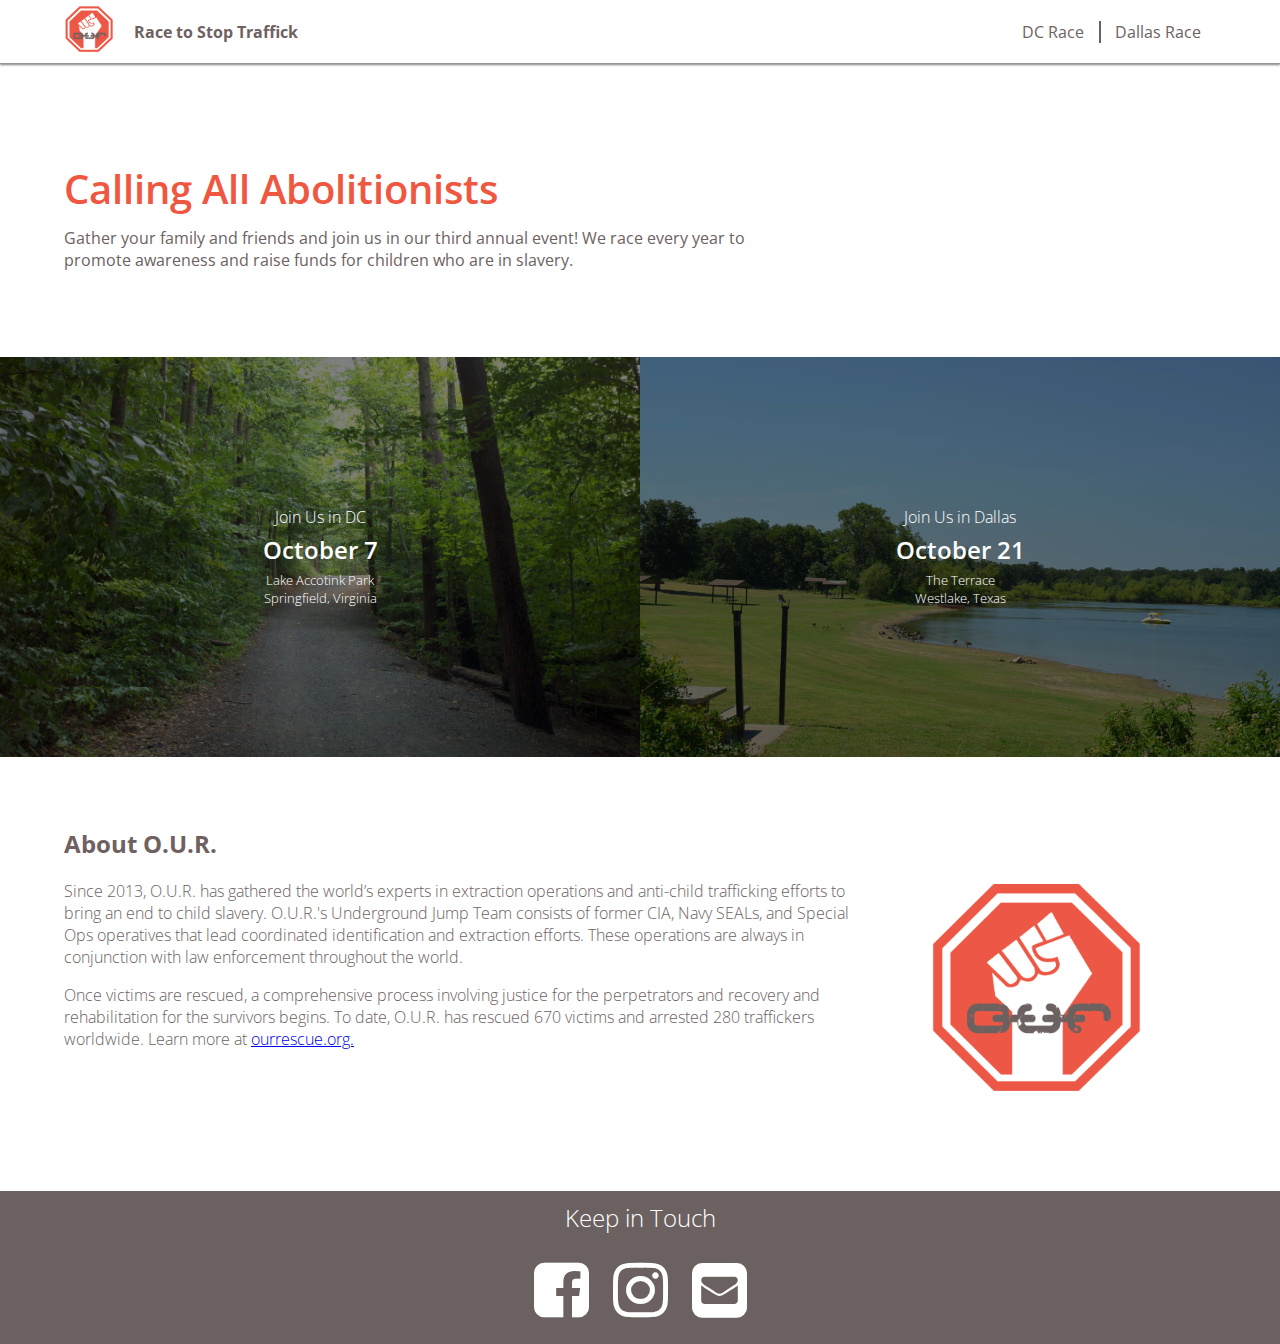
<file: index.html>
<!doctype html>
<html class="no-js" lang="">
    <head>
        <meta charset="utf-8">
        <meta http-equiv="x-ua-compatible" content="ie=edge">
        <title>Race To Stop Traffick</title>
        <meta name="description" property="og:description" content="Northern Virginia DC area 5K Race and 1 mile fun run in October 2017 at Lake Accotink Park. All proceeds benefit Operation Underground Railroad.">
        <meta property="og:image" content="http://racetostoptraffick.com/img/race-to-stop-traffick-logo.png"/>
        <meta name="viewport" content="width=device-width, initial-scale=1">

        <link rel="apple-touch-icon" href="apple-touch-icon.png">
        <!-- Place favicon.ico in the root directory -->

        <link rel="stylesheet" href="css/normalize.css">
        <link rel="stylesheet" href="css/new-index.css">
        <link rel="stylesheet" href="css/font-awesome.min.css">
        <script src="js/vendor/modernizr-2.8.3.min.js"></script>
        <link href='https://fonts.googleapis.com/css?family=Open+Sans:300,600' rel='stylesheet' type='text/css'>
        <script>
(function(i,s,o,g,r,a,m){i['GoogleAnalyticsObject']=r;i[r]=i[r]||function(){
(i[r].q=i[r].q||[]).push(arguments)},i[r].l=1*new Date();a=s.createElement(o),
  m=s.getElementsByTagName(o)[0];a.async=1;a.src=g;m.parentNode.insertBefore(a,m)
  })(window,document,'script','https://www.google-analytics.com/analytics.js','ga');

  ga('create', 'UA-79923509-1', 'auto');
  ga('send', 'pageview');
</script>
    </head>
    <body>
        <!--[if lt IE 8]>
            <p class="browserupgrade">You are using an <strong>outdated</strong> browser. Please <a href="http://browsehappy.com/">upgrade your browser</a> to improve your experience.</p>
        <![endif]-->
        <header>
          <div class="container flex-row">
            <div class="logo-title flex-row">
              <a href="./index.html"><img src="./img/race-to-stop-traffick-logo.png" alt="O.U.R."></a>
              <div class="title"><strong>Race to Stop Traffick</strong></div>
            </div>
            <nav>
              <ul>
                <li><a href="./dc-race-to-stop-traffick.html">DC Race</a></li>
                <li><a href="./texas-race-to-stop-traffick.html">Dallas Race</a></li>
              </ul>
            </nav>
          </div>
        </header>

        <div class="container">
          <div class="hero">
            <h1 class="red">Calling All Abolitionists</h1>
            <p>Gather your family and friends and join us in our third annual event! We race every year to promote awareness and raise funds for children who are in slavery.</p>
          </div>
        </div>

        <div class="choose-race flex-row">
          <a class="dc" href="./dc-race-to-stop-traffick.html">
            <p>Join Us in DC</p>
            <h2>October 7</h2>
            <small>Lake Accotink Park</small>
            <small>Springfield, Virginia</small>
          </a>
          <a class="tx" href="./texas-race-to-stop-traffick.html">
            <p>Join Us in Dallas</p>
            <h2>October 21</h2>
            <small>The Terrace</small>
            <small>Westlake, Texas</small>
          </a>
        </div>

        <div class="container">
          <div class="about">
            <div class="copy">
              <h2>About O.U.R.</h2>
              <p>Since 2013, O.U.R. has gathered the world’s experts in extraction operations and anti-child trafficking efforts to bring an end to child slavery. O.U.R.'s Underground Jump Team consists of former CIA, Navy SEALs, and Special Ops operatives that lead coordinated identification and extraction efforts. These operations are always in conjunction with law enforcement throughout the world.
              </p>
              <p>Once victims are rescued, a comprehensive process involving justice for the perpetrators and recovery and rehabilitation for the survivors begins. To date, O.U.R. has rescued 670 victims and arrested 280 traffickers worldwide. Learn more at <a href="http://ourrescue.org">ourrescue.org.</a>
              </p>
            </div>
            <img src="./img/race-to-stop-traffick-logo.png" alt="O.U.R.">
          </div>
        </div>

        <footer class="footer">
            <div class="container">
              <h3 class="section-header">Keep in Touch</h3>
                <a class="social-icon" href="https://www.facebook.com/racetostoptraffickdc"><i class="fa fa-facebook-square fa-4x"></i></a>
                <a class="social-icon" href="https://www.instagram.com/racetostoptraffickdc/"><i class="fa fa-instagram fa-4x"></i></a>
                <a class="social-icon" href="mailto:racetostoptraffick@gmail.com"><i class="fa fa-envelope-square fa-4x"></i></a>
                <br></br>
            </div>
        </footer>

    </body>
</html>
</file>
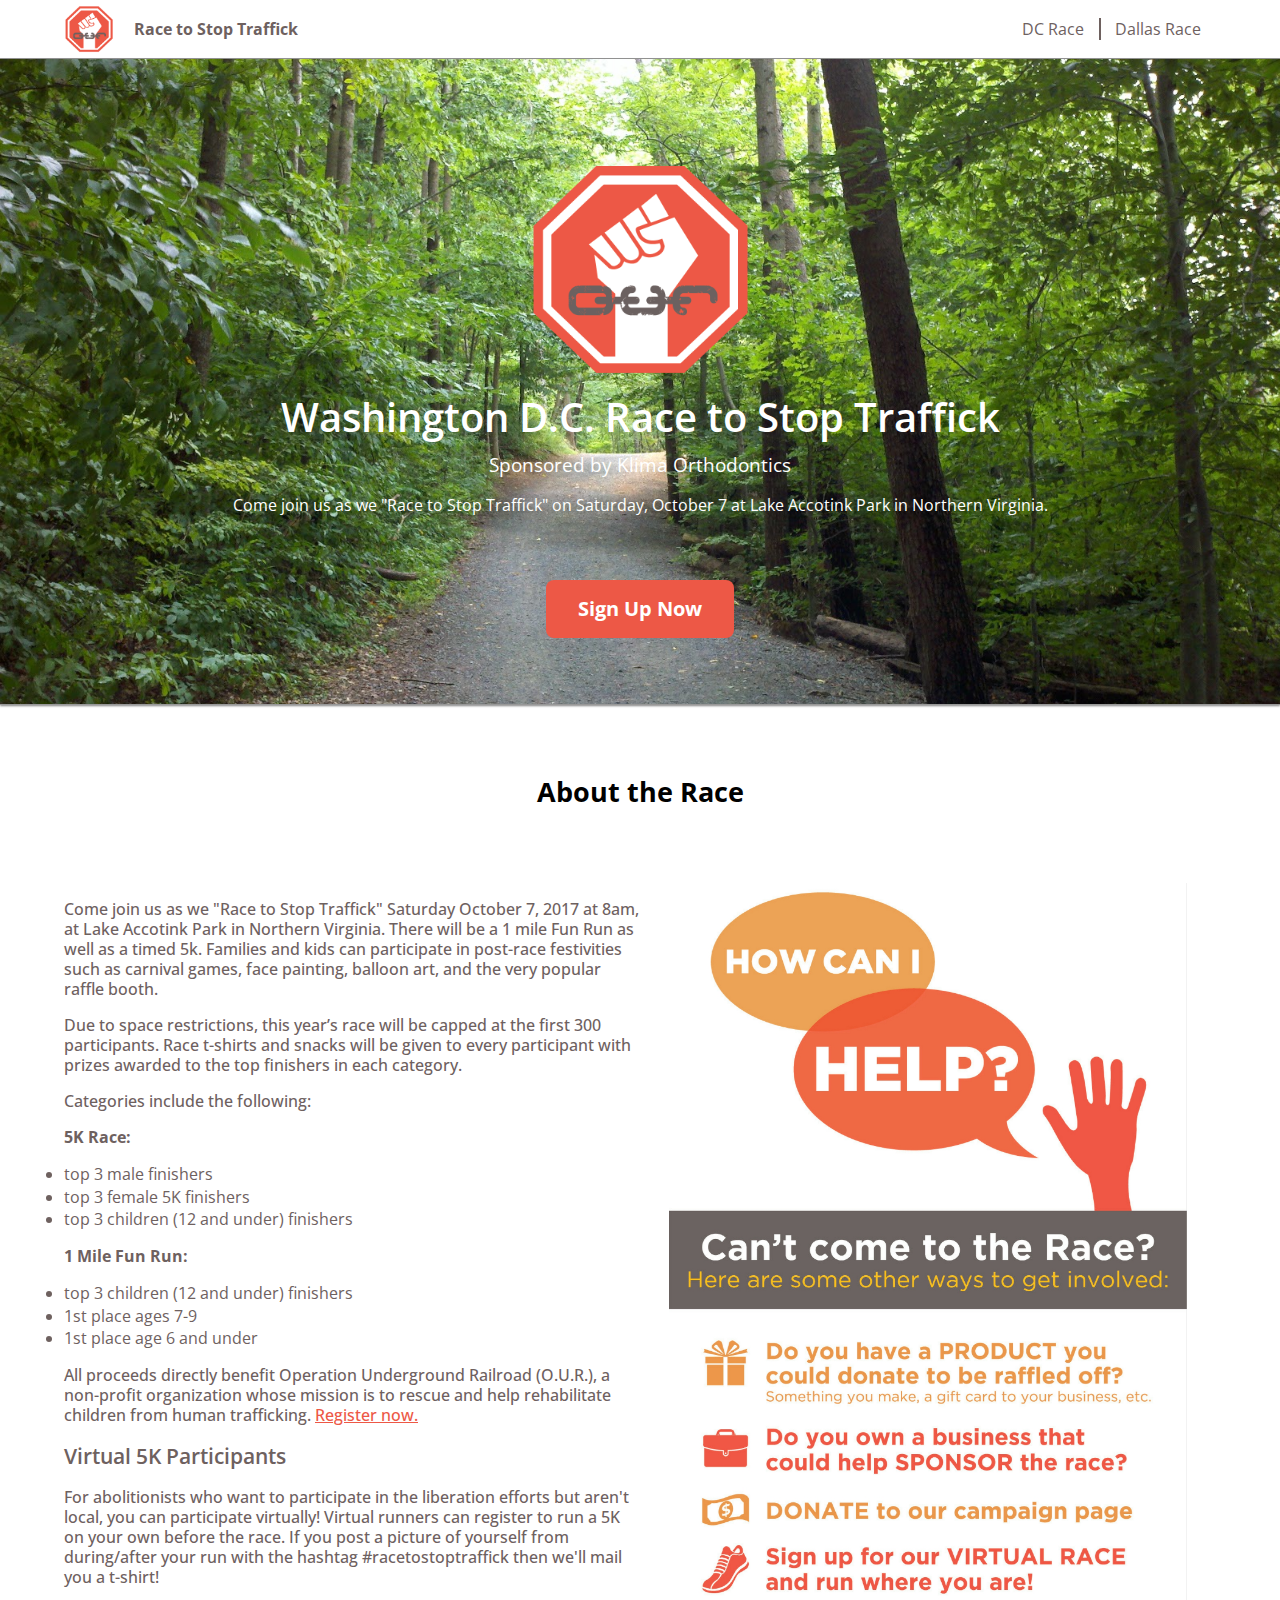
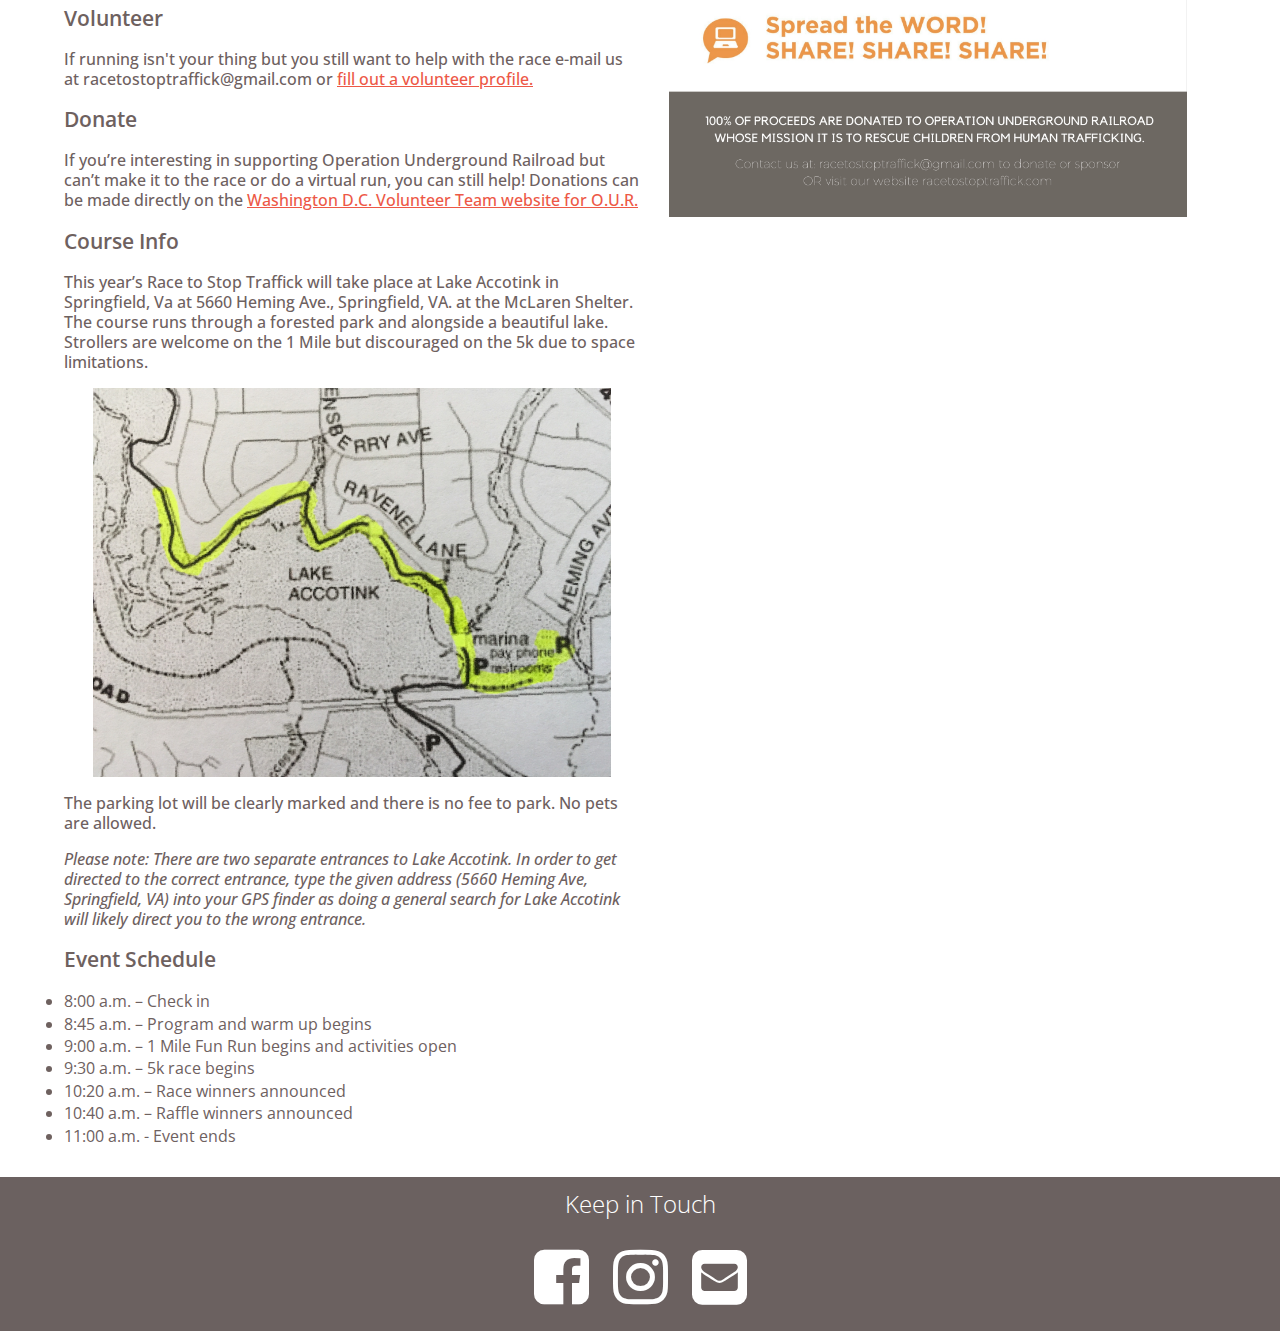
<file: dc-race-to-stop-traffick.html>
<!doctype html>
<html class="no-js" lang="">
    <head>
        <meta charset="utf-8">
        <meta http-equiv="x-ua-compatible" content="ie=edge">
        <title>Washington DC 5k Race</title>
        <meta name="description" property="og:description" content="Northern Virginia DC area 5K Race and 1 mile fun run in October 2017 at Lake Accotink Park. All proceeds benefit Operation Underground Railroad.">
        <meta property="og:image" content="http://racetostoptraffick.com/img/race-to-stop-traffick-logo.png"/>
        <meta name="viewport" content="width=device-width, initial-scale=1">

        <link rel="apple-touch-icon" href="apple-touch-icon.png">
        <!-- Place favicon.ico in the root directory -->

        <link rel="stylesheet" href="css/normalize.css">
        <link rel="stylesheet" href="css/main.css">
        <link rel="stylesheet" href="css/new-index.css">
        <link rel="stylesheet" href="css/font-awesome.min.css">
        <script src="js/vendor/modernizr-2.8.3.min.js"></script>
        <link href='https://fonts.googleapis.com/css?family=Open+Sans:400,600' rel='stylesheet' type='text/css'>
        <script>
(function(i,s,o,g,r,a,m){i['GoogleAnalyticsObject']=r;i[r]=i[r]||function(){
(i[r].q=i[r].q||[]).push(arguments)},i[r].l=1*new Date();a=s.createElement(o),
  m=s.getElementsByTagName(o)[0];a.async=1;a.src=g;m.parentNode.insertBefore(a,m)
  })(window,document,'script','https://www.google-analytics.com/analytics.js','ga');

  ga('create', 'UA-79923509-1', 'auto');
  ga('send', 'pageview');
</script>
    </head>
    <body>
        <!--[if lt IE 8]>
            <p class="browserupgrade">You are using an <strong>outdated</strong> browser. Please <a href="http://browsehappy.com/">upgrade your browser</a> to improve your experience.</p>
        <![endif]-->

        <header>
          <div class="container flex-row">
            <div class="logo-title flex-row">
              <a href="./index.html"><img src="./img/race-to-stop-traffick-logo.png" alt="O.U.R."></a>
              <div class="title"><strong>Race to Stop Traffick</strong></div>
            </div>
            <nav>
              <ul>
                <li><a href="./dc-race-to-stop-traffick.html">DC Race</a></li>
                <li><a href="./texas-race-to-stop-traffick.html">Dallas Race</a></li>
              </ul>
            </nav>
          </div>
        </header>
        <header class="header-dc">
        <div align="middle">
            <img class="stop-hand" src="img/race-to-stop-traffick-logo.png" alt="our race to stop traffick" height="320">
            <h1 class="title-header">Washington D.C. Race to Stop Traffick</h1>
            <p class="sponsor">Sponsored by Klima Orthodontics</p>
            <p class="description">Come join us as we "Race to Stop Traffick" on Saturday, October 7 at Lake Accotink  Park in Northern Virginia.</p>
            <br></br>
            <a class="signup-button" href="http://www.active.com/springfield-va/running/distance-running-races/race-to-stop-traffick-2017">
                Sign Up Now
            </a>
        </div>
        </header>
        <section id="FAQs" class="FAQs">
            <br></br>
            <div class="container">
              <h2 class="section-header">About the Race</h2>
              <div class="help-items">
                <div class="help-item">
                  <div>
                    <p class="answer">Come join us as we "Race to Stop Traffick" Saturday October 7, 2017 at 8am, at Lake Accotink Park in Northern Virginia. There will be a 1 mile Fun Run as well as a timed 5k. Families and kids can participate in post-race festivities such as carnival games, face painting, balloon art, and the very popular raffle booth.</p>
                    <p class="answer">Due to space restrictions, this year’s race will be capped at the first 300 participants. Race t-shirts and snacks will be given to every participant with prizes awarded to the top finishers in each category.</p>
                    <p class="answer">Categories include the following:</p>
                    <p class="answer"><b>5K Race:</b>
                    <li>top 3 male finishers</li>
                    <li>top 3 female 5K finishers</li>
                    <li>top 3 children (12 and under) finishers</li></p>
                    <p class="answer"><b>1 Mile Fun Run:</b>
                    <li>top 3 children (12 and under) finishers</li>
                    <li>1st place ages 7-9</li>
                    <li>1st place age 6 and under</li></p>
                    <p class="answer">All proceeds directly benefit Operation Underground Railroad (O.U.R.), a non-profit organization whose mission is to rescue and help rehabilitate children from human trafficking. <a href="http://www.active.com/springfield-va/running/distance-running-races/race-to-stop-traffick-2017">Register now.</a></p>
                    <p class="question">Virtual 5K Participants</p>
                    <p class="answer">For abolitionists who want to participate in the liberation efforts but aren't local, you can participate virtually! Virtual runners can register to run a 5K on your own before the race. If you post a picture of yourself from during/after your run with the hashtag #racetostoptraffick then we'll mail you a t-shirt!</p>
                    <p class="question">Volunteer</p>
                    <p class="answer">If running isn't your thing but you still want to help with the race  e-mail us at racetostoptraffick@gmail.com or <a href="https://www.cervistech.com/acts/console.php?console_id=0059&console_type=application&ht=1">fill out a volunteer profile.</a></p>
                    <p class="question">Donate</p>
                    <p class="answer">If you’re interesting in supporting Operation Underground Railroad but can’t make it to the race or do a virtual run, you can still help! Donations can be made directly on the <a href="https://www.yourrescue.org/with/Washington-DC-Community-Team">Washington D.C. Volunteer Team website for O.U.R.</a></p>
                    <p class="question">Course Info</p>
                    <p class="answer">This year’s Race to Stop Traffick will take place at Lake Accotink in Springfield, Va at 5660 Heming Ave., Springfield, VA. at the McLaren Shelter.  The course runs through a forested park and alongside a beautiful lake. Strollers are welcome on the 1 Mile but discouraged on the 5k due to space limitations.</p>
                    <p class="answer"><img class="help" src="img/2017-race-route.jpg" alt="2017 race route in Lake Accotink Park" /></p>
                    <p class="answer">The parking lot will be clearly marked and there is no fee to park. No pets are allowed.</p>
                    <p class="answer"><i>Please note: There are two separate entrances to Lake Accotink. In order to get directed to the correct entrance, type the given address (5660 Heming Ave, Springfield, VA) into your GPS finder as doing a general search for Lake Accotink will likely direct you to the wrong entrance.</i></p>
                    <p class="question">Event Schedule</p>
                    <li>8:00 a.m. – Check in
                    <li>8:45 a.m. – Program and warm up begins
                    <li>9:00 a.m. – 1 Mile Fun Run begins and activities open
                    <li>9:30 a.m. – 5k race begins
                    <li>10:20 a.m. – Race winners announced
                    <li>10:40 a.m. – Raffle winners announced
                    <li>11:00 a.m. - Event ends
                  </div>
                </div>
                <div class="help-item">
                  <img class="help" src="img/how-can-i-help-dc.jpg" alt="volunteer for our race to stop traffick" />
                </div>
              </div>
            </div>
            </section>

        <footer>
            <div class="container">
              <h3>Keep in Touch</h3>
                <a class="social-icon" href="https://www.facebook.com/racetostoptraffickdc"><i class="fa fa-facebook-square fa-4x"></i></a>
                <a class="social-icon" href="https://www.instagram.com/racetostoptraffickdc/"><i class="fa fa-instagram fa-4x"></i></a>
                <a class="social-icon" href="mailto:racetostoptraffick@gmail.com"><i class="fa fa-envelope-square fa-4x"></i></a>
                <br></br>
            </div>
        </footer>
        <!-- Google Analytics-->

    </body>
</html>
</file>
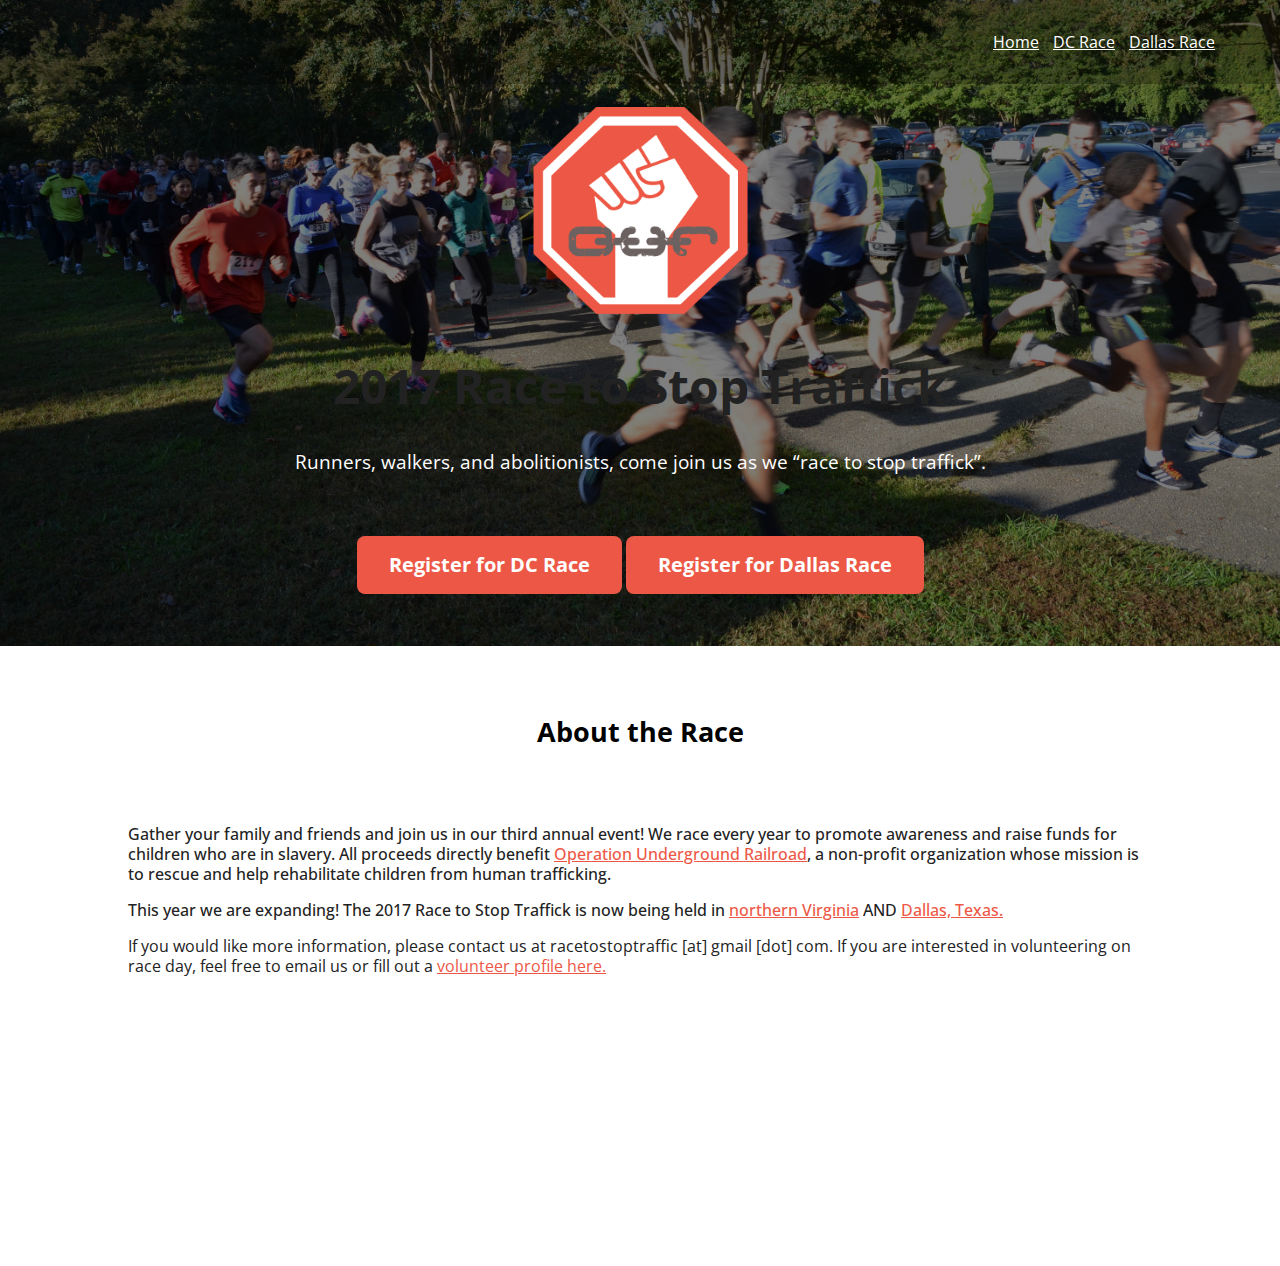
<file: old-index.html>
<!doctype html>
<html class="no-js" lang="">
    <head>
        <meta charset="utf-8">
        <meta http-equiv="x-ua-compatible" content="ie=edge">
        <title>Race to Stop Traffick</title>
        <meta name="description" property="og:description" content="Northern Virginia DC area 5K Race and 1 mile fun run in October 2017 at Lake Accotink Park. All proceeds benefit Operation Underground Railroad.">
        <meta property="og:image" content="http://racetostoptraffick.com/img/race-to-stop-traffick-logo.png"/>
        <meta name="viewport" content="width=device-width, initial-scale=1">

        <link rel="apple-touch-icon" href="apple-touch-icon.png">
        <!-- Place favicon.ico in the root directory -->

        <link rel="stylesheet" href="css/normalize.css">
        <link rel="stylesheet" href="css/main.css">
        <link rel="stylesheet" href="css/font-awesome.min.css">
        <script src="js/vendor/modernizr-2.8.3.min.js"></script>
        <link href='https://fonts.googleapis.com/css?family=Open+Sans:400,600' rel='stylesheet' type='text/css'>
        <script>
(function(i,s,o,g,r,a,m){i['GoogleAnalyticsObject']=r;i[r]=i[r]||function(){
(i[r].q=i[r].q||[]).push(arguments)},i[r].l=1*new Date();a=s.createElement(o),
  m=s.getElementsByTagName(o)[0];a.async=1;a.src=g;m.parentNode.insertBefore(a,m)
  })(window,document,'script','https://www.google-analytics.com/analytics.js','ga');

  ga('create', 'UA-79923509-1', 'auto');
  ga('send', 'pageview');
</script>
    </head>
    <body>
        <!--[if lt IE 8]>
            <p class="browserupgrade">You are using an <strong>outdated</strong> browser. Please <a href="http://browsehappy.com/">upgrade your browser</a> to improve your experience.</p>
        <![endif]-->

        <header class="header-home">
        <nav class="navbar">
            <ul>
                <li><a class="nav-link" href="index.html">Home</a></li>
                <li><a class="nav-link" href="dc-race-to-stop-traffick.html">DC Race</a></li>
                <li><a class="nav-link" href="texas-race-to-stop-traffick.html">Dallas Race</a></li>
            </ul>
        </nav>
        <div align="middle">
            <img class="stop-hand" src="img/race-to-stop-traffick-logo.png" alt="our race to stop traffick" height="320">
            <h1 class="title">2017 Race to Stop Traffick</h1>
            <p class="sponsor">Runners, walkers, and abolitionists, come join us as we “race to stop traffick”.</p>
            <br></br>
            <button class="signup-button"><a href="http://www.active.com/springfield-va/running/distance-running-races/race-to-stop-traffick-2017">Register for DC Race</a></button>
            <button class="signup-button"><a href="https://secure.getmeregistered.com/get_information.php?event_id=127517">Register for Dallas Race</a></button>
        </div>
        </header>
            <section id="FAQs" class="FAQs">
            <br></br>
            <div class="container">
              <h2 class="section-header">About the Race</h2>              
                    <p class="answer">Gather your family and friends and join us in our third annual event! We race every year to promote awareness and raise funds for children who are in slavery. All proceeds directly benefit <a href="https://www.yourrescue.org/with/Washington-DC-Community-Team">Operation Underground Railroad</a>, a non-profit organization whose mission is to rescue and help rehabilitate children from human trafficking.</p>
                    <p class="answer">This year we are expanding! The 2017 Race to Stop Traffick is now being held in <a href="dc-race-to-stop-traffick.html">northern Virginia</a> AND <a href="texas-race-to-stop-traffick.html">Dallas, Texas.</a></p>

                    <p>If you would like more information, please contact us at racetostoptraffic [at] gmail [dot] com. If you are interested in volunteering on race day, feel free to email us or fill out a <a href="https://www.cervistech.com/acts/console.php?console_id=0059&console_type=application&ht=1">volunteer profile here.</a></p> 
            <br><br>
            </div>
            </section>

        </section>

        </section>
        <footer class="footer">
            <h3 class="section-header">Keep in Touch</h3>
            <div class="container">
                <a class="social-icon" href="https://www.facebook.com/racetostoptraffick"><i class="fa fa-facebook-square fa-4x"></i></a>
                <a class="social-icon" href="https://www.instagram.com/racetostoptraffick/"><i class="fa fa-instagram fa-4x"></i></a>
                <a class="social-icon" href="mailto:racetostoptraffick@gmail.com"><i class="fa fa-envelope-square fa-4x"></i></a>
                <br></br>
            </div>
        </footer>
        <!-- Google Analytics-->

    </body>
</html>
</file>
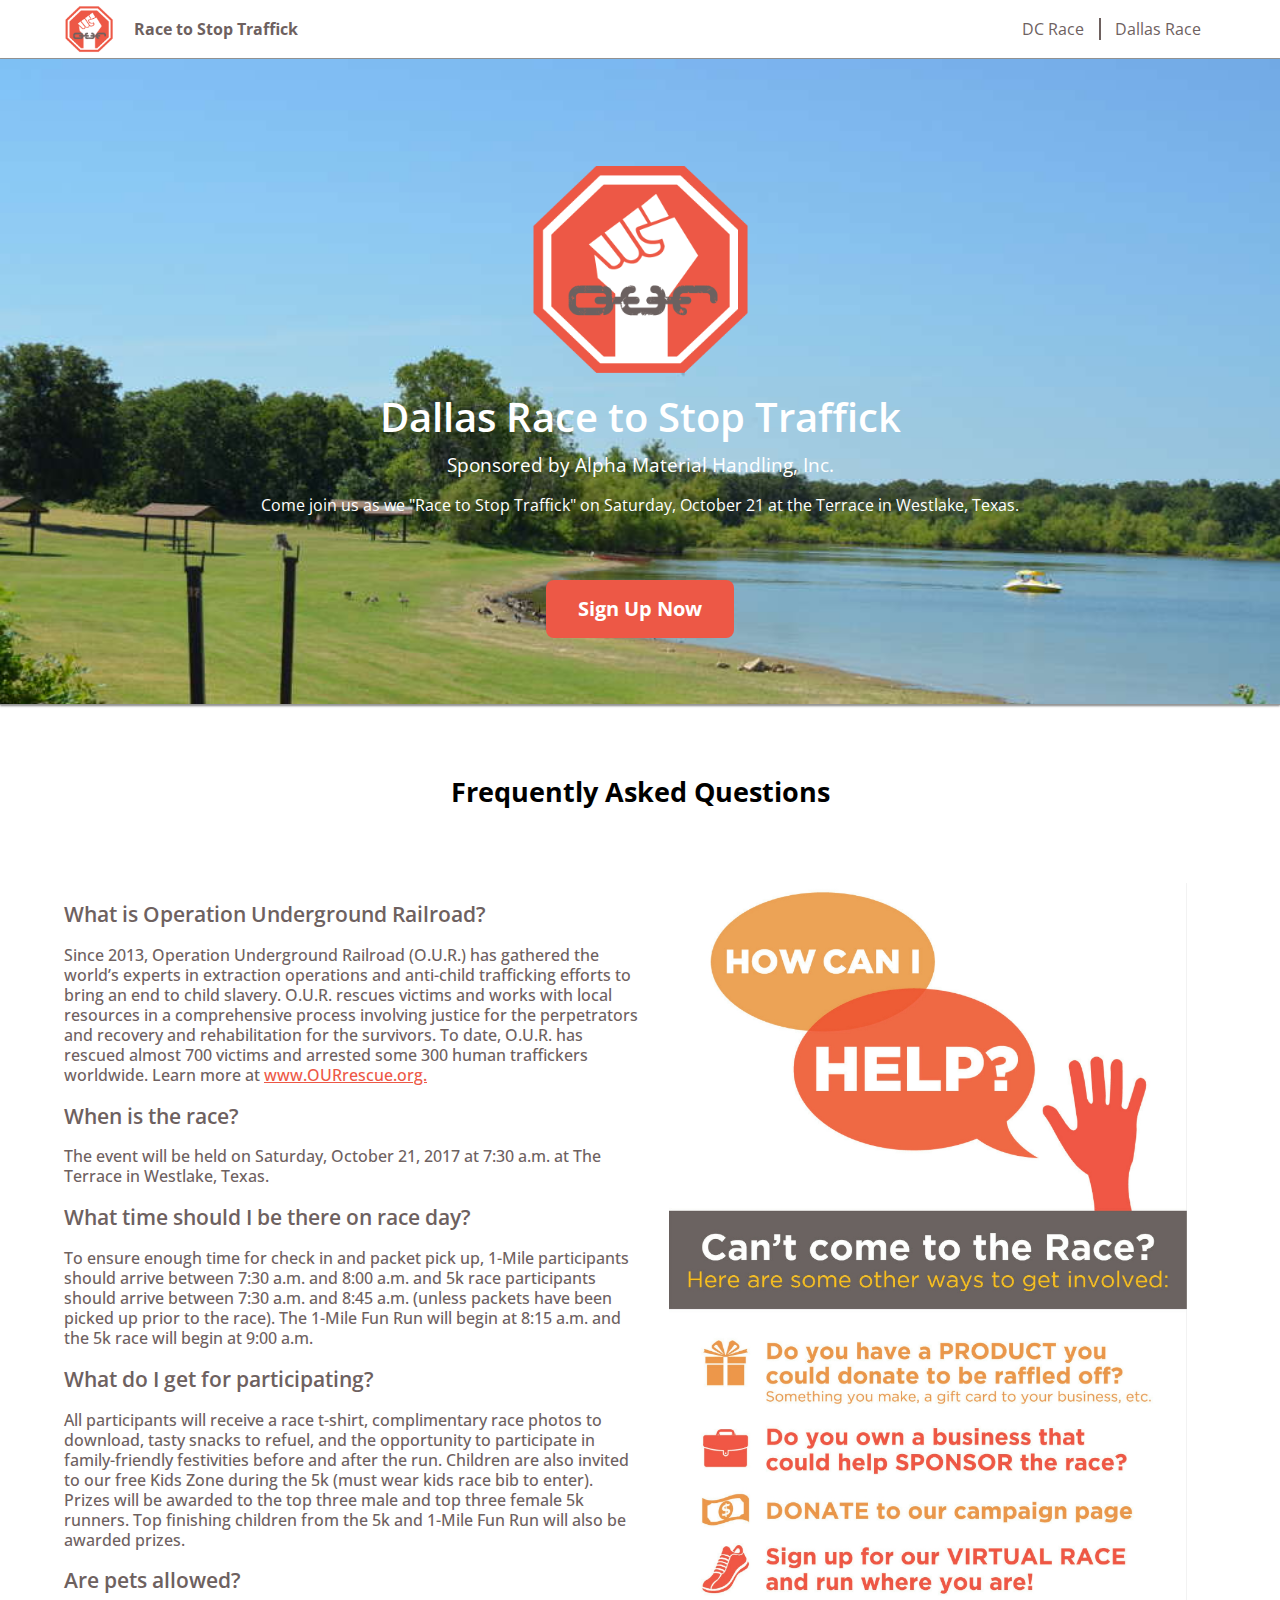
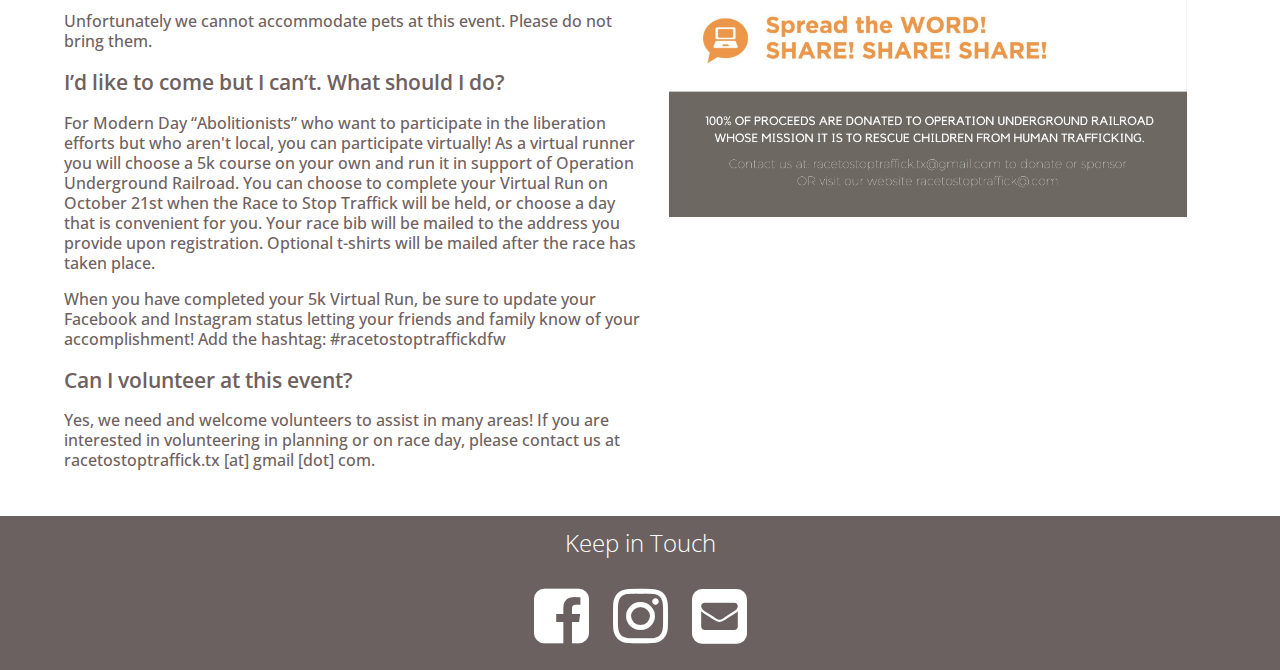
<file: texas-race-to-stop-traffick.html>
<!doctype html>
<html class="no-js" lang="">
    <head>
        <meta charset="utf-8">
        <meta http-equiv="x-ua-compatible" content="ie=edge">
        <title>Dallas TX 5k Race</title>
        <meta name="description" property="og:description" content="Dallas Fort Worth area 5K Race and 1 mile fun run in October 2017 in Westlake, Texas. All proceeds benefit Operation Underground Railroad.">
        <meta property="og:image" content="http://racetostoptraffick.com/img/race-to-stop-traffick-logo.png"/>
        <meta name="viewport" content="width=device-width, initial-scale=1">

        <link rel="apple-touch-icon" href="apple-touch-icon.png">
        <!-- Place favicon.ico in the root directory -->

        <link rel="stylesheet" href="css/normalize.css">
        <link rel="stylesheet" href="css/main.css">
        <link rel="stylesheet" href="css/new-index.css">
        <link rel="stylesheet" href="css/font-awesome.min.css">
        <script src="js/vendor/modernizr-2.8.3.min.js"></script>
        <link href='https://fonts.googleapis.com/css?family=Open+Sans:400,600' rel='stylesheet' type='text/css'>
        <script>
(function(i,s,o,g,r,a,m){i['GoogleAnalyticsObject']=r;i[r]=i[r]||function(){
(i[r].q=i[r].q||[]).push(arguments)},i[r].l=1*new Date();a=s.createElement(o),
  m=s.getElementsByTagName(o)[0];a.async=1;a.src=g;m.parentNode.insertBefore(a,m)
  })(window,document,'script','https://www.google-analytics.com/analytics.js','ga');

  ga('create', 'UA-79923509-1', 'auto');
  ga('send', 'pageview');
</script>
    </head>
    <body>
        <!--[if lt IE 8]>
            <p class="browserupgrade">You are using an <strong>outdated</strong> browser. Please <a href="http://browsehappy.com/">upgrade your browser</a> to improve your experience.</p>
        <![endif]-->

        <header>
          <div class="container flex-row">
            <div class="logo-title flex-row">
              <a href="./index.html"><img src="./img/race-to-stop-traffick-logo.png" alt="O.U.R."></a>
              <div class="title"><strong>Race to Stop Traffick</strong></div>
            </div>
            <nav>
              <ul>
                <li><a href="./dc-race-to-stop-traffick.html">DC Race</a></li>
                <li><a href="./texas-race-to-stop-traffick.html">Dallas Race</a></li>
              </ul>
            </nav>
          </div>
        </header>
        <header class="header-dallas">
        <div align="middle">
            <img class="stop-hand" src="img/race-to-stop-traffick-logo.png" alt="our race to stop traffick" height="320">
            <h1 class="title-header">Dallas Race to Stop Traffick</h1>
            <p class="sponsor">Sponsored by Alpha Material Handling, Inc.</p>
            <p class="description">Come join us as we "Race to Stop Traffick" on Saturday, October 21 at the Terrace in Westlake, Texas.</p>
            <br></br>
            <a class="signup-button" href="https://secure.getmeregistered.com/get_information.php?event_id=127517">
                Sign Up Now
            </a>
        </div>
        </header>
        <section id="FAQs" class="FAQs">
            <br></br>
            <div class="container">
              <h2 class="section-header">Frequently Asked Questions</h2>
              <div class="help-items">
                <div class="help-item">
                  <div>
                    <p class="question">What is Operation Underground Railroad?</p>
                    <p class="answer">Since 2013, Operation Underground Railroad (O.U.R.) has gathered the world’s experts in extraction operations and anti-child trafficking efforts to bring an end to child slavery. O.U.R. rescues victims and works with local resources in a comprehensive process involving justice for the perpetrators and recovery and rehabilitation for the survivors. To date, O.U.R. has rescued almost 700 victims and arrested some 300 human traffickers worldwide. Learn more at <a href="www.OURrescue.org">www.OURrescue.org.</a></p>
                    <p class="question">When is the race?</p>
                    <p class="answer">The event will be held on Saturday, October 21, 2017 at 7:30 a.m. at The Terrace in Westlake, Texas.</p>
                    <p class="question">What time should I be there on race day?</p>
                    <p class="answer">To ensure enough time for check in and packet pick up, 1-Mile participants should arrive between 7:30 a.m. and 8:00 a.m. and 5k race participants should arrive between 7:30 a.m. and 8:45 a.m. (unless packets have been picked up prior to the race). The 1-Mile Fun Run will begin at 8:15 a.m. and the 5k race will begin at 9:00 a.m. </p>
                    <p class="question">What do I get for participating?</p>
                    <p class="answer">All participants will receive a race t-shirt, complimentary race photos to download, tasty snacks to refuel, and the opportunity to participate in family-friendly festivities before and after the run. Children are also invited to our free Kids Zone during the 5k (must wear kids race bib to enter). Prizes will be awarded to the top three male and top three female 5k runners. Top finishing children from the 5k and 1-Mile Fun Run will also be awarded prizes.</p>
                     <p class="question">Are pets allowed?</p>
                    <p class="answer">Unfortunately we cannot accommodate pets at this event. Please do not bring them.</p>
                     <p class="question">I’d like to come but I can’t. What should I do?</p>
                    <p class="answer">For Modern Day “Abolitionists” who want to participate in the liberation efforts but who aren't local, you can participate virtually! As a virtual runner you will choose a 5k course on your own and run it in support of Operation Underground Railroad. You can choose to complete your Virtual Run on October 21st when the Race to Stop Traffick will be held, or choose a day that is convenient for you. Your race bib will be mailed to the address you provide upon registration. Optional t-shirts will be mailed after the race has taken place.</p>
                    <p class="answer">When you have completed your 5k Virtual Run, be sure to update your Facebook and Instagram status letting your friends and family know of your accomplishment! Add the hashtag: #racetostoptraffickdfw</p>
                     <p class="question">Can I volunteer at this event?</p>
                    <p class="answer">Yes, we need and welcome volunteers to assist in many areas! If you are interested in volunteering in planning or on race day, please contact us at racetostoptraffick.tx [at] gmail [dot] com.</p>

                  </div>
                </div>
                <div class="help-item">
                  <img class="help" src="img/how-can-i-help-texas.jpg" alt="volunteer for our race to stop traffick" />
                </div>
              </div>
            </div>
            </section>

        <footer>
            <div class="container">
              <h3>Keep in Touch</h3>
                <a class="social-icon" href="https://www.facebook.com/racetostoptrafficktx"><i class="fa fa-facebook-square fa-4x"></i></a>
                <a class="social-icon" href="https://www.instagram.com/racetostoptrafficktx/"><i class="fa fa-instagram fa-4x"></i></a>
                <a class="social-icon" href="mailto:racetostoptraffick.tx@gmail.com"><i class="fa fa-envelope-square fa-4x"></i></a>
                <br></br>
            </div>
        </footer>
        <!-- Google Analytics-->

    </body>
</html>
</file>
<file: css/new-index.css>
html {
  color: #6E615F;
  font-family: 'Open Sans', Helvetica, sans-serif;
}

.container {
  width: 1280px;
  margin: 0 auto;
}

.flex-row {
  display: flex;
  flex-direction: row;
  align-items: center;
}

.red {
  color: #EF5740;
}

li a {
  color: #6E615F;
  text-decoration: none;
}

li:hover {
  text-decoration: underline;
}

/* HEADER / NAV */
header {
  border-bottom: 1px solid #979797;
  box-shadow: 0 1px 2px 0 rgba(0,0,0,0.50);
}

header .container {
  justify-content: space-between;
  align-items: center;
}

nav ul li {
  display: inline-block;
  padding-right: 15px;
  margin-left: 10px;
  border-right: 2px solid #6E615F;
}

nav ul li:last-of-type {
  border: none;
}

logo-title {
  display: flex;
  align-items: center;
}

.logo-title img {
  width: 50px;
  margin-right: 20px;
  padding: 5px 0;
}

h1 {
  font-size: 2.5em;
  font-weight: 600;
  margin-bottom: -5px;
}

.hero {
  padding: 70px 0px;
}

.hero p {
  width: 65%;
}

.dc, .tx {
  height: 400px;
  width: 50%;
  background-size: cover;
  background-repeat: no-repeat;

  display: flex;
  flex-direction: column;
  justify-content: center;
  align-items: center;
  color: white;
  text-align: center;
  text-decoration: none;
}

@media screen and (max-width: 500px) {
  html {
    font-size: 13px;
  }
  .choose-race {
    flex-direction: column;
  }
  .dc, .tx {
    width: 100%;
  }
  .about {
    flex-direction: column !important;
  }
  header .container {
    flex-direction: column;
  }
  .hero p {
    width: 100%;
  }
  .about img {
    padding: none !important;
  }
}

@media screen and (max-width: 1280px) {
  .container {
    width: 90%;
  }
}

.tx {
  background-image: -webkit-linear-gradient(rgba(0,0,0,0.5), rgba(0,0,0,0.5)),
  url('../img/westlake-park-5k-race.jpg');
}

.tx:hover {
  background-image: url('../img/westlake-park-5k-race.jpg');
  color: transparent;
}

.dc {
  background-image: -webkit-linear-gradient(rgba(0,0,0,0.5), rgba(0,0,0,0.5)),
  url('../img/lake-accontink-park-5k-race.jpg');
}

.dc:hover {
  background-image: url('../img/lake-accontink-park-5k-race.jpg');
  color: transparent;
}

.choose-race h2 {
  margin: 5px 0;
  font-weight: 600;
}

.choose-race p {
  margin: 0;
  font-weight: 300;
}

.choose-race small {
  font-weight: 300;
}

.about {
  display: flex;
  flex-direction: row;
  padding-top: 50px;
}

.about .copy {
  flex-grow: 2;
  font-weight: 300;
}

.about img {
  height: 220px;
  width: 220px;
  padding: 70px;
  align-self: center;
}

footer {
  background-color: #6B6160;
  color: white;
  text-align: center;
}

footer a {
  color: white;
  padding: 10px;
}

footer h3 {
  padding-top: 10px;
  font-weight: 300;
  font-size: 24px;

}
</file>
<file: css/main.css>
/*! HTML5 Boilerplate v5.3.0 | MIT License | https://html5boilerplate.com/ */

/*
 * What follows is the result of much research on cross-browser styling.
 * Credit left inline and big thanks to Nicolas Gallagher, Jonathan Neal,
 * Kroc Camen, and the H5BP dev community and team.
 */

/* ==========================================================================
   Base styles: opinionated defaults
   ========================================================================== */

*, *:before, *:after {
  -moz-box-sizing: border-box;
  -webkit-box-sizing: border-box;
  box-sizing: border-box;
}

html {
    color: #222;
    font-size: 16px;
    line-height: 1.4;
    font-family: 'Open Sans', sans-serif;
}

/*
 * Remove text-shadow in selection highlight:
 * https://twitter.com/miketaylr/status/12228805301
 *
 * These selection rule sets have to be separate.
 * Customize the background color to match your design.
 */

::-moz-selection {
    background: #b3d4fc;
    text-shadow: none;
}

::selection {
    background: #b3d4fc;
    text-shadow: none;
}

/*
 * A better looking default horizontal rule
 */

hr {
    display: block;
    height: 1px;
    border: 0;
    border-top: 1px solid #ccc;
    margin: 1em 0;
    padding: 0;
}

/*
 * Remove the gap between audio, canvas, iframes,
 * images, videos and the bottom of their containers:
 * https://github.com/h5bp/html5-boilerplate/issues/440
 */

audio,
canvas,
iframe,
img,
svg,
video {
    vertical-align: middle;
}

/*
 * Remove default fieldset styles.
 */

fieldset {
    border: 0;
    margin: 0;
    padding: 0;
}

/*
 * Allow only vertical resizing of textareas.
 */

textarea {
    resize: vertical;
}

/* ==========================================================================
   Browser Upgrade Prompt
   ========================================================================== */

.browserupgrade {
    margin: 0.2em 0;
    background: #ccc;
    color: #000;
    padding: 0.2em 0;
}

/* ==========================================================================
   Author's custom styles
   ========================================================================== */
h1 { font-size: 3em; }


.container {
    width: 80%;
    margin-left: auto;
    margin-right: auto;
}

.bottom-logo {
  width: 70%;
}

a {
  color: white;
}

a:hover {
  color: #702018;
}

.section-header {
  font-size: 1.7rem;
  padding-bottom: 50px;
  text-align: center;
  color: white;
}

.FAQs .section-header {
  color: black;
}

.header-home {
    width: 100%;
    background-image: url("../img/2016-race-to-stop-traffick-runners.png");
    background-repeat: no-repeat;
    background-size: cover;
    height: 646px;
}

.header-dc {
    width: 100%;
    background-image: url("../img/lake-accontink-park-5k-race.jpg");
    background-repeat: no-repeat;
    background-size: cover;
    height: 646px;
}

.header-dallas {
    width: 100%;
    background-image: url("../img/westlake-park-5k-race.jpg");
    background-repeat: no-repeat;
    background-size: cover;
    height: 646px;
}

.stop-hand {
    padding-top: 100px;
    margin: auto;
}

.title-header {
    color: white;
    margin: 10px 0px 10px;
}

.sponsor {
    font-size: 1.2rem;
    color: white;
    margin: 0 0 20px;
}

.description {
    width: 65%;
    color: white;
    margin: 10px 0px 20px 0px;
}

@media (max-width: 600px) {
  .signup-button:first-of-type {
    margin-bottom: 20px;
  }
}

.signup-button {
    background-color: #ED5846;
    border: none;
    color: white;
    padding: 15px 32px;
    border-radius: 8px;
    text-align: center;
    text-decoration: none;
    display: inline-block;
    font-size: 20px;
    font-weight: bold;
}

.signup-button a {
    text-decoration: none;
}

.signup-button:hover {
  color: white;
  background-color: #BC3628;
}

.virtual-button {
  background-color: white;
  color: black;
}

.virtual-button:hover {
  color: black;
  background-color: #d3d3d3;
}

.texas-button {
  background-color: #ED5846;
  color: white;
}

.texas-button:hover {
  color: white;
  background-color: #BC3628;
}

.navbar {
    position: absolute;
    right: 0;
    left: 0;
    top: 0;
    background-color: rgba(0,0,0,0.25);
    padding: 15px;
    color: white;
}

.navbar ul {
    list-style: none;
    float: right;
    padding-right: 50px;
}

.navbar ul li {
    display: inline-block;
    padding-left: 10px;
}

.navbar .nav-link:hover {
  text-decoration: none;
  color: #EA4433;
}

.details {
  background-color: #EA4433;
  color: white;
  padding-top: 20px;
  padding-bottom: 30px;
}

.virtual {
  background-color: #ED974C;
  color: white;
}

.texas {
  background-color: white;
  color: #000000;
}

.logo {
  text-align: center;
}

.card-items {
    display: flex;
    justify-content: space-around;
}

.card-items .card-item {
    display: flex;
    flex-direction: column;
    align-items: center;
    justify-content: center;
    align-self: flex-start;
}

.help-item {
    -webkit-flex: 1;
    flex: 1;
}

.circle-icon {
    display: flex;
    flex-direction: column;
    align-items: center;
    justify-content: center;

    width: 130px;
    height: 130px;
    border-radius: 100%;
    font-size:20px;
    color: white;
    background-color: #ED5846;
}

.deets-title {
    font-size: 112px;
    font-style: normal;
    font-variant: normal;
    color: white;
    margin: 10px 0px 30px 0px;
    text-align: center;
}

.deets-text {
    font-size: 24px;
    font-weight: 500;
    width: 290px;
    color: white;
    text-align: center;
}

section .FAQs {
    padding: none;
    margin-top: -20px;
    margin-bottom: 30px;
}

.FAQs-text {
    padding: none;
    page-align: middle;
}

.FAQs a {
    padding: none;
    color: #ED5846;
}

.help {
    width: 90%;
    margin: auto;
    display: block;
}

.help-items {
  display: flex;
  margin-bottom: 30px;
}

.question {
    font-size: 1.3rem;
    font-style: bold;
    font-weight: 600;
    text-align: left;
}

.answer {
    font-size: 1rem;
    font-weight: 500;
    text-align: left;
}

.map {
    width: 70%;
    margin: auto;
}

p {
    font-size: 1em;
    font-weight: 400;
    line-height: 20px;
}

@media only screen and (max-width: 880px) {
  html {
    font-size: 14px;
  }

  h1 { font-size: 2rem; }

  .navbar {
    padding: 0;
  }

  .description {
    width: 80%;
  }

  .container {
    width: 100%;
  }

  .card-items {
    flex-wrap: wrap;
  }

  .help-items {
    display: block;
  }

  .help {
    width: 70%;
    margin: auto;
  }
}

/* ==========================================================================
   Helper classes
   ========================================================================== */

/*
 * Hide visually and from screen readers
 */

.hidden {
    display: none !important;
}

/*
 * Hide only visually, but have it available for screen readers:
 * http://snook.ca/archives/html_and_css/hiding-content-for-accessibility
 */

.visuallyhidden {
    border: 0;
    clip: rect(0 0 0 0);
    height: 1px;
    margin: -1px;
    overflow: hidden;
    padding: 0;
    position: absolute;
    width: 1px;
}

/*
 * Extends the .visuallyhidden class to allow the element
 * to be focusable when navigated to via the keyboard:
 * https://www.drupal.org/node/897638
 */

.visuallyhidden.focusable:active,
.visuallyhidden.focusable:focus {
    clip: auto;
    height: auto;
    margin: 0;
    overflow: visible;
    position: static;
    width: auto;
}

/*
 * Hide visually and from screen readers, but maintain layout
 */

.invisible {
    visibility: hidden;
}

/*
 * Clearfix: contain floats
 *
 * For modern browsers
 * 1. The space content is one way to avoid an Opera bug when the
 *    `contenteditable` attribute is included anywhere else in the document.
 *    Otherwise it causes space to appear at the top and bottom of elements
 *    that receive the `clearfix` class.
 * 2. The use of `table` rather than `block` is only necessary if using
 *    `:before` to contain the top-margins of child elements.
 */

.clearfix:before,
.clearfix:after {
    content: " "; /* 1 */
    display: table; /* 2 */
}

.clearfix:after {
    clear: both;
}

/* ==========================================================================
   EXAMPLE Media Queries for Responsive Design.
   These examples override the primary ('mobile first') styles.
   Modify as content requires.
   ========================================================================== */

@media only screen and (min-width: 35em) {
    /* Style adjustments for viewports that meet the condition */
}

@media print,
       (-webkit-min-device-pixel-ratio: 1.25),
       (min-resolution: 1.25dppx),
       (min-resolution: 120dpi) {
    /* Style adjustments for high resolution devices */
}

/* ==========================================================================
   Print styles.
   Inlined to avoid the additional HTTP request:
   http://www.phpied.com/delay-loading-your-print-css/
   ========================================================================== */

@media print {
    *,
    *:before,
    *:after,
    *:first-letter,
    *:first-line {
        background: transparent !important;
        color: #000 !important; /* Black prints faster:
                                   http://www.sanbeiji.com/archives/953 */
        box-shadow: none !important;
        text-shadow: none !important;
    }

    a,
    a:visited {
        text-decoration: underline;
    }

    a[href]:after {
        content: " (" attr(href) ")";
    }

    abbr[title]:after {
        content: " (" attr(title) ")";
    }

    /*
     * Don't show links that are fragment identifiers,
     * or use the `javascript:` pseudo protocol
     */

    a[href^="#"]:after,
    a[href^="javascript:"]:after {
        content: "";
    }

    pre,
    blockquote {
        border: 1px solid #999;
        page-break-inside: avoid;
    }

    /*
     * Printing Tables:
     * http://css-discuss.incutio.com/wiki/Printing_Tables
     */

    thead {
        display: table-header-group;
    }

    tr,
    img {
        page-break-inside: avoid;
    }

    img {
        max-width: 100% !important;
    }

    p,
    h2,
    h3 {
        orphans: 3;
        widows: 3;
    }

    h2,
    h3 {
        page-break-after: avoid;
    }
}
</file>
